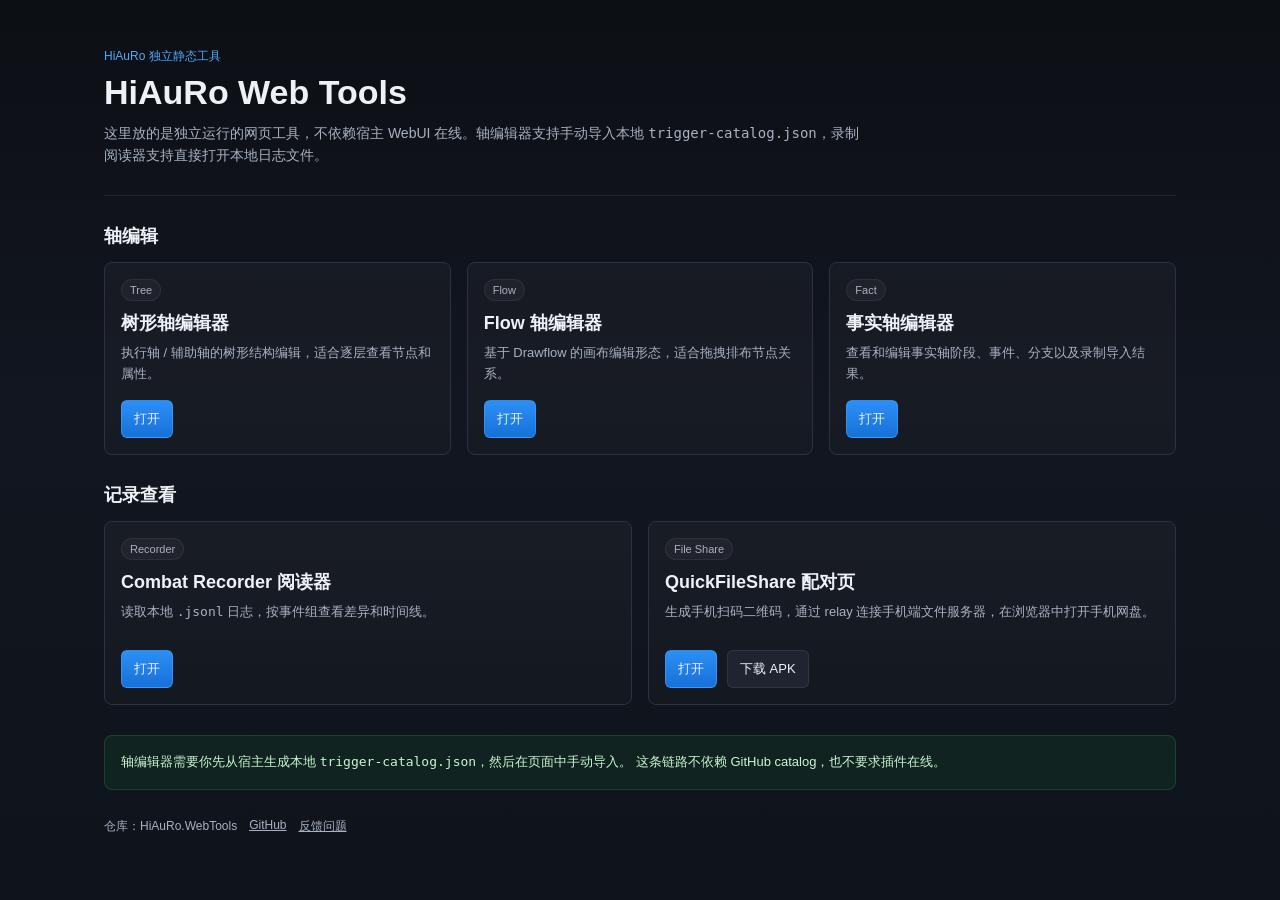
<file: index.html>
<!DOCTYPE html>
<html lang="zh-CN">
<head>
<meta charset="UTF-8">
<meta name="viewport" content="width=device-width, initial-scale=1.0">
<title>HiAuRo Web Tools</title>
<link rel="icon" href="data:,">
<style>
  :root {
    --bg: #0f1115;
    --panel: #171a21;
    --panel2: #1f2430;
    --bd: #2b3242;
    --tx: #eef2f7;
    --tx2: #a8b2c1;
    --accent: #4dabf7;
    --accent2: #7c4dff;
    --ok: #30d158;
  }
  * { box-sizing: border-box; }
  body {
    margin: 0;
    font-family: "Segoe UI", "Microsoft YaHei", sans-serif;
    background: linear-gradient(180deg, #0c0f14, #121620 45%, #0f131a);
    color: var(--tx);
  }
  .page {
    min-height: 100vh;
    max-width: 1120px;
    margin: 0 auto;
    padding: 40px 24px 32px;
  }
  .hero {
    padding: 8px 0 28px;
    border-bottom: 1px solid rgba(255,255,255,0.08);
    margin-bottom: 28px;
  }
  .eyebrow {
    color: var(--accent);
    font-size: 12px;
    margin-bottom: 8px;
  }
  h1 {
    margin: 0 0 10px;
    font-size: 34px;
    font-weight: 650;
  }
  .sub {
    color: var(--tx2);
    max-width: 760px;
    line-height: 1.6;
    font-size: 14px;
  }
  .section {
    margin-top: 28px;
  }
  .section h2 {
    margin: 0 0 14px;
    font-size: 18px;
    font-weight: 600;
  }
  .grid {
    display: grid;
    grid-template-columns: repeat(auto-fit, minmax(240px, 1fr));
    gap: 16px;
  }
  .card {
    background: linear-gradient(180deg, rgba(255,255,255,0.03), rgba(255,255,255,0.015));
    border: 1px solid var(--bd);
    border-radius: 8px;
    padding: 16px;
    min-height: 184px;
    display: flex;
    flex-direction: column;
    justify-content: space-between;
  }
  .tag {
    display: inline-block;
    font-size: 11px;
    color: var(--tx2);
    background: rgba(255,255,255,0.04);
    border: 1px solid rgba(255,255,255,0.06);
    border-radius: 999px;
    padding: 4px 8px;
    margin-bottom: 10px;
  }
  .title {
    font-size: 18px;
    font-weight: 600;
    margin-bottom: 8px;
  }
  .desc {
    font-size: 13px;
    color: var(--tx2);
    line-height: 1.6;
  }
  .actions {
    display: flex;
    gap: 10px;
    margin-top: 16px;
  }
  .btn {
    appearance: none;
    border: 1px solid rgba(255,255,255,0.08);
    background: var(--panel2);
    color: var(--tx);
    border-radius: 6px;
    padding: 9px 12px;
    font-size: 13px;
    text-decoration: none;
    display: inline-flex;
    align-items: center;
    justify-content: center;
  }
  .btn.primary {
    background: linear-gradient(180deg, #2c8ff6, #1671d8);
    border-color: rgba(77,171,247,0.45);
  }
  .hint {
    margin-top: 30px;
    padding: 16px;
    background: rgba(48, 209, 88, 0.08);
    border: 1px solid rgba(48, 209, 88, 0.2);
    border-radius: 8px;
    color: #c8f7d4;
    font-size: 13px;
    line-height: 1.6;
  }
  footer {
    margin-top: 28px;
    color: var(--tx2);
    font-size: 12px;
    display: flex;
    gap: 12px;
    flex-wrap: wrap;
  }
  footer a { color: inherit; }
</style>
</head>
<body>
<div class="page">
  <section class="hero">
    <div class="eyebrow">HiAuRo 独立静态工具</div>
    <h1>HiAuRo Web Tools</h1>
    <div class="sub">
      这里放的是独立运行的网页工具，不依赖宿主 WebUI 在线。轴编辑器支持手动导入本地
      <code>trigger-catalog.json</code>，录制阅读器支持直接打开本地日志文件。
    </div>
  </section>

  <section class="section">
    <h2>轴编辑</h2>
    <div class="grid">
      <article class="card">
        <div>
          <div class="tag">Tree</div>
          <div class="title">树形轴编辑器</div>
          <div class="desc">执行轴 / 辅助轴的树形结构编辑，适合逐层查看节点和属性。</div>
        </div>
        <div class="actions">
          <a class="btn primary" href="./editor.html">打开</a>
        </div>
      </article>

      <article class="card">
        <div>
          <div class="tag">Flow</div>
          <div class="title">Flow 轴编辑器</div>
          <div class="desc">基于 Drawflow 的画布编辑形态，适合拖拽排布节点关系。</div>
        </div>
        <div class="actions">
          <a class="btn primary" href="./axflow-editor.html">打开</a>
        </div>
      </article>

      <article class="card">
        <div>
          <div class="tag">Fact</div>
          <div class="title">事实轴编辑器</div>
          <div class="desc">查看和编辑事实轴阶段、事件、分支以及录制导入结果。</div>
        </div>
        <div class="actions">
          <a class="btn primary" href="./fact-editor.html">打开</a>
        </div>
      </article>
    </div>
  </section>

  <section class="section">
    <h2>记录查看</h2>
    <div class="grid">
      <article class="card">
        <div>
          <div class="tag">Recorder</div>
          <div class="title">Combat Recorder 阅读器</div>
          <div class="desc">读取本地 <code>.jsonl</code> 日志，按事件组查看差异和时间线。</div>
        </div>
        <div class="actions">
          <a class="btn primary" href="./combat-recorder.html">打开</a>
        </div>
      </article>


      <article class="card">
        <div>
          <div class="tag">File Share</div>
          <div class="title">QuickFileShare 配对页</div>
          <div class="desc">生成手机扫码二维码，通过 relay 连接手机端文件服务器，在浏览器中打开手机网盘。</div>
        </div>
        <div class="actions">
          <a class="btn primary" href="./quickfileshare.html">打开</a>
          <a class="btn" href="./downloads/quickfileshare-agent.apk" download>下载 APK</a>
        </div>
      </article>
    </div>
  </section>

  <div class="hint">
    轴编辑器需要你先从宿主生成本地 <code>trigger-catalog.json</code>，然后在页面中手动导入。
    这条链路不依赖 GitHub catalog，也不要求插件在线。
  </div>

  <footer>
    <span>仓库：HiAuRo.WebTools</span>
    <a href="https://github.com/destesasinsh/HiAuRo.WebTools">GitHub</a>
    <a href="https://github.com/destesasinsh/HiAuRo.WebTools/issues">反馈问题</a>
  </footer>
</div>
</body>
</html>
</file>
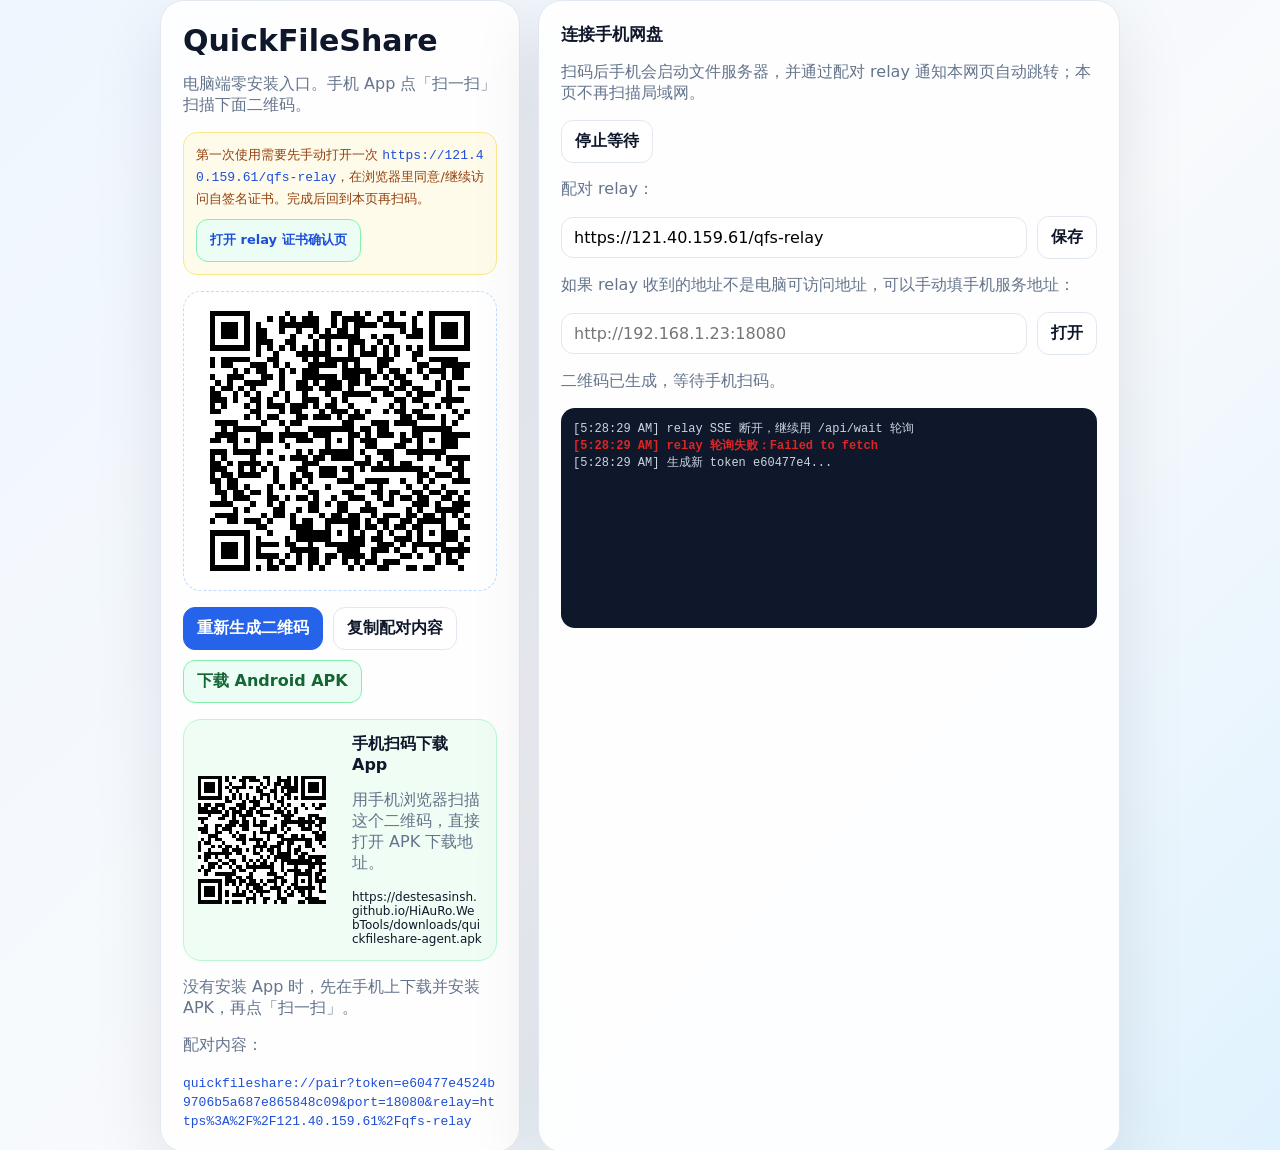
<file: quickfileshare.html>
<!doctype html>
<html lang="zh-CN">
<head>
  <meta charset="utf-8">
  <meta name="viewport" content="width=device-width, initial-scale=1">
  <title>QuickFileShare Pair</title>
  <style>
    :root { color-scheme: light; --bg:#f5f7fb; --panel:#fff; --line:#e2e8f0; --text:#0f172a; --muted:#64748b; --accent:#2563eb; --ok:#16a34a; --bad:#dc2626; }
    * { box-sizing:border-box; }
    body { margin:0; min-height:100vh; display:grid; place-items:center; font-family:ui-sans-serif,system-ui,-apple-system,BlinkMacSystemFont,"Segoe UI",sans-serif; background:linear-gradient(135deg,#eff6ff,#f8fafc 55%,#e0f2fe); color:var(--text); }
    .wrap { width:min(960px, calc(100vw - 28px)); display:grid; grid-template-columns:360px 1fr; gap:18px; }
    .card { background:rgba(255,255,255,.9); border:1px solid var(--line); border-radius:24px; padding:22px; box-shadow:0 22px 70px rgba(15,23,42,.10); }
    h1 { margin:0; font-size:30px; }
    h2 { margin:0 0 12px; font-size:17px; }
    .muted { color:var(--muted); }
    .qrbox { display:grid; place-items:center; min-height:300px; border:1px dashed #bfdbfe; border-radius:18px; background:#fff; margin:16px 0; }
    #qrcode canvas, #qrcode img { width:260px; height:260px; }
    button, input, textarea { font:inherit; }
    button, a.download { border:1px solid var(--line); border-radius:12px; padding:10px 13px; background:#fff; font-weight:800; cursor:pointer; text-decoration:none; color:var(--text); }
    button.primary { background:var(--accent); border-color:var(--accent); color:#fff; }
    a.download { background:#ecfdf5; border-color:#86efac; color:#166534; }
    input, textarea { width:100%; border:1px solid var(--line); border-radius:12px; padding:10px 12px; background:#fff; }
    textarea { min-height:92px; resize:vertical; }
    .row { display:flex; gap:10px; flex-wrap:wrap; align-items:center; }
    .log { height:220px; overflow:auto; font-family:ui-monospace,SFMono-Regular,Menlo,monospace; font-size:12px; background:#0f172a; color:#cbd5e1; border-radius:14px; padding:12px; }
    .ok { color:var(--ok); font-weight:800; }
    .cert-tip { margin:14px 0; padding:12px; border:1px solid #fde68a; border-radius:14px; background:#fffbeb; color:#92400e; font-size:13px; line-height:1.6; }
    .cert-tip a { color:#1d4ed8; font-weight:800; }
    .apkbox { margin:16px 0; padding:14px; border:1px solid #bbf7d0; border-radius:18px; background:#f0fdf4; }
    .apkbox .apkgrid { display:grid; grid-template-columns:140px 1fr; gap:14px; align-items:center; }
    #apkQr canvas, #apkQr img { width:128px; height:128px; }
    .apk-url { font-size:12px; word-break:break-all; }
    @media (max-width:520px) { .apkbox .apkgrid { grid-template-columns:1fr; justify-items:center; text-align:center; } }
    .bad { color:var(--bad); font-weight:800; }
    code { word-break:break-all; color:#1d4ed8; }
    @media (max-width:820px) { .wrap { grid-template-columns:1fr; } }
  </style>
</head>
<body>
  <main class="wrap">
    <section class="card">
      <h1>QuickFileShare</h1>
      <p class="muted">电脑端零安装入口。手机 App 点「扫一扫」扫描下面二维码。</p>
      <div class="cert-tip">
        第一次使用需要先手动打开一次 <code>https://121.40.159.61/qfs-relay</code>，在浏览器里同意/继续访问自签名证书。完成后回到本页再扫码。
        <div class="row" style="margin-top:10px">
          <a class="download" href="https://121.40.159.61/qfs-relay" target="_blank" rel="noopener">打开 relay 证书确认页</a>
        </div>
      </div>
      <div class="qrbox"><div id="qrcode"></div></div>
      <div class="row">
        <button class="primary" id="regen">重新生成二维码</button>
        <button id="copyPair">复制配对内容</button>
        <a class="download" href="https://destesasinsh.github.io/HiAuRo.WebTools/downloads/quickfileshare-agent.apk" download>下载 Android APK</a>
      </div>
      <div class="apkbox">
        <div class="apkgrid">
          <div id="apkQr"></div>
          <div>
            <strong>手机扫码下载 App</strong>
            <p class="muted">用手机浏览器扫描这个二维码，直接打开 APK 下载地址。</p>
            <div class="apk-url" id="apkUrlText"></div>
          </div>
        </div>
      </div>
      <p class="muted">没有安装 App 时，先在手机上下载并安装 APK，再点「扫一扫」。</p>
      <p class="muted">配对内容：</p>
      <code id="pairText"></code>
    </section>

    <section class="card">
      <h2>连接手机网盘</h2>
      <p class="muted">扫码后手机会启动文件服务器，并通过配对 relay 通知本网页自动跳转；本页不再扫描局域网。</p>
      <div class="row">
        <button id="stop">停止等待</button>
      </div>
      <p class="muted">配对 relay：</p>
      <div class="row">
        <input id="relay" value="https://121.40.159.61/qfs-relay" style="flex:1; min-width:260px;">
        <button id="saveRelay">保存</button>
      </div>
      <p class="muted">如果 relay 收到的地址不是电脑可访问地址，可以手动填手机服务地址：</p>
      <div class="row">
        <input id="manual" placeholder="http://192.168.1.23:18080" style="flex:1; min-width:260px;">
        <button id="openManual">打开</button>
      </div>
      <p id="status" class="muted">等待扫码。</p>
      <div id="log" class="log"></div>
    </section>
  </main>

  <script src="vendor/qrcode.min.js"></script>
  <script>
    var token = '';
    var pair = '';
    var stopped = false;
    var relayEvents = null;
    var pollTimer = null;

    function randomToken() {
      var buf = new Uint8Array(16);
      crypto.getRandomValues(buf);
      return Array.from(buf).map(function(b){ return b.toString(16).padStart(2,'0'); }).join('');
    }
    function log(msg, cls) {
      var box = document.getElementById('log');
      var div = document.createElement('div');
      if (cls) div.className = cls;
      div.textContent = '[' + new Date().toLocaleTimeString() + '] ' + msg;
      box.prepend(div);
    }
    function setStatus(msg, cls) {
      var el = document.getElementById('status');
      el.textContent = msg;
      el.className = cls || 'muted';
    }
    function relayURL() {
      return document.getElementById('relay').value.trim().replace(/\/$/, '');
    }
    function apkURL() {
      return 'https://destesasinsh.github.io/HiAuRo.WebTools/downloads/quickfileshare-agent.apk';
    }
    function makeApkQR() {
      var u = apkURL();
      var text = document.getElementById('apkUrlText');
      if (text) text.textContent = u;
      var q = document.getElementById('apkQr');
      if (!q) return;
      q.innerHTML = '';
      new QRCode(q, {text: u, width: 128, height: 128, correctLevel: QRCode.CorrectLevel.M});
    }
    function stopWaiting(msg) {
      stopped = true;
      if (relayEvents) {
        relayEvents.close();
        relayEvents = null;
      }
      if (pollTimer) {
        clearTimeout(pollTimer);
        pollTimer = null;
      }
      if (msg) {
        setStatus(msg);
        log(msg);
      }
    }
    function makeQR() {
      stopWaiting();
      token = randomToken();
      var relay = relayURL();
      pair = 'quickfileshare://pair?token=' + encodeURIComponent(token) + '&port=18080' + (relay ? '&relay=' + encodeURIComponent(relay) : '');
      document.getElementById('pairText').textContent = pair;
      var q = document.getElementById('qrcode');
      q.innerHTML = '';
      new QRCode(q, {text: pair, width: 260, height: 260, correctLevel: QRCode.CorrectLevel.M});
      stopped = false;
      setStatus('二维码已生成，等待手机扫码。');
      log('生成新 token ' + token.slice(0, 8) + '...');
      if (location.protocol === 'https:' && relay.indexOf('http://') === 0) {
        setStatus('当前页面是 HTTPS，但 relay 是 HTTP，浏览器会拦截连接。请换成 HTTPS relay，或先用本地文件/HTTP 页面打开。', 'bad');
        log('HTTPS 页面不能调用 HTTP relay：' + relay, 'bad');
        return;
      }
      startRelayWait();
    }
    function openPhone(candidate, source) {
      if (!candidate || stopped) return;
      var base = candidate.replace(/\/$/, '');
      var openURL = base + '/?token=' + encodeURIComponent(token);
      stopWaiting();
      setStatus('已收到手机地址，正在打开网盘...', 'ok');
      log(source + ' 手机地址：' + openURL, 'ok');
      location.href = openURL;
    }
    function startRelayWait() {
      var relay = relayURL();
      if (!relay) {
        setStatus('未配置 relay。请填写 relay 地址后保存。', 'bad');
        log('未配置 relay，无法等待手机上报地址', 'bad');
        return;
      }
      var eventURL = relay + '/events?token=' + encodeURIComponent(token);
      try {
        relayEvents = new EventSource(eventURL);
      } catch (e) {
        log('relay SSE 连接失败：' + e.message, 'bad');
      }
      if (relayEvents) {
        relayEvents.addEventListener('open', function(){ log('已连接配对 relay'); });
        relayEvents.addEventListener('pair', function(ev){
          try {
            var data = JSON.parse(ev.data);
            if (data && data.url) openPhone(data.url, 'relay');
          } catch (e) {
            log('解析 relay 消息失败：' + e.message, 'bad');
          }
        });
        relayEvents.onerror = function(){
          if (!stopped) log('relay SSE 断开，继续用 /api/wait 轮询');
        };
      }
      pollRelay();
    }
    async function pollRelay() {
      var relay = relayURL();
      if (!relay || stopped) return;
      try {
        var res = await fetch(relay + '/api/wait?token=' + encodeURIComponent(token), {cache:'no-store'});
        if (res.ok) {
          var data = await res.json();
          if (data && data.ok && data.pair && data.pair.url) {
            openPhone(data.pair.url, 'relay');
            return;
          }
        }
      } catch (e) {
        if (!stopped) log('relay 轮询失败：' + e.message, 'bad');
      }
      if (!stopped) pollTimer = setTimeout(pollRelay, 1800);
    }

    document.getElementById('regen').onclick = makeQR;
    document.getElementById('copyPair').onclick = function(){ navigator.clipboard.writeText(pair); log('已复制配对内容'); };
    document.getElementById('stop').onclick = function(){ stopWaiting('已停止等待'); };
    document.getElementById('saveRelay').onclick = function(){ localStorage.setItem('qfsRelay', relayURL()); makeQR(); };
    document.getElementById('openManual').onclick = function(){
      var u = document.getElementById('manual').value.trim().replace(/\/$/, '');
      if (!u) return;
      location.href = u + '/?token=' + encodeURIComponent(token);
    };
    var savedRelay = localStorage.getItem('qfsRelay');
    if (savedRelay) {
      savedRelay = savedRelay.trim().replace(/\/$/, '');
      if (savedRelay === 'http://121.40.159.61/qfs-relay') {
        savedRelay = 'https://121.40.159.61/qfs-relay';
        localStorage.setItem('qfsRelay', savedRelay);
      }
      document.getElementById('relay').value = savedRelay;
    }
    makeApkQR();
    makeQR();
  </script>

</body>
</html>
</file>
